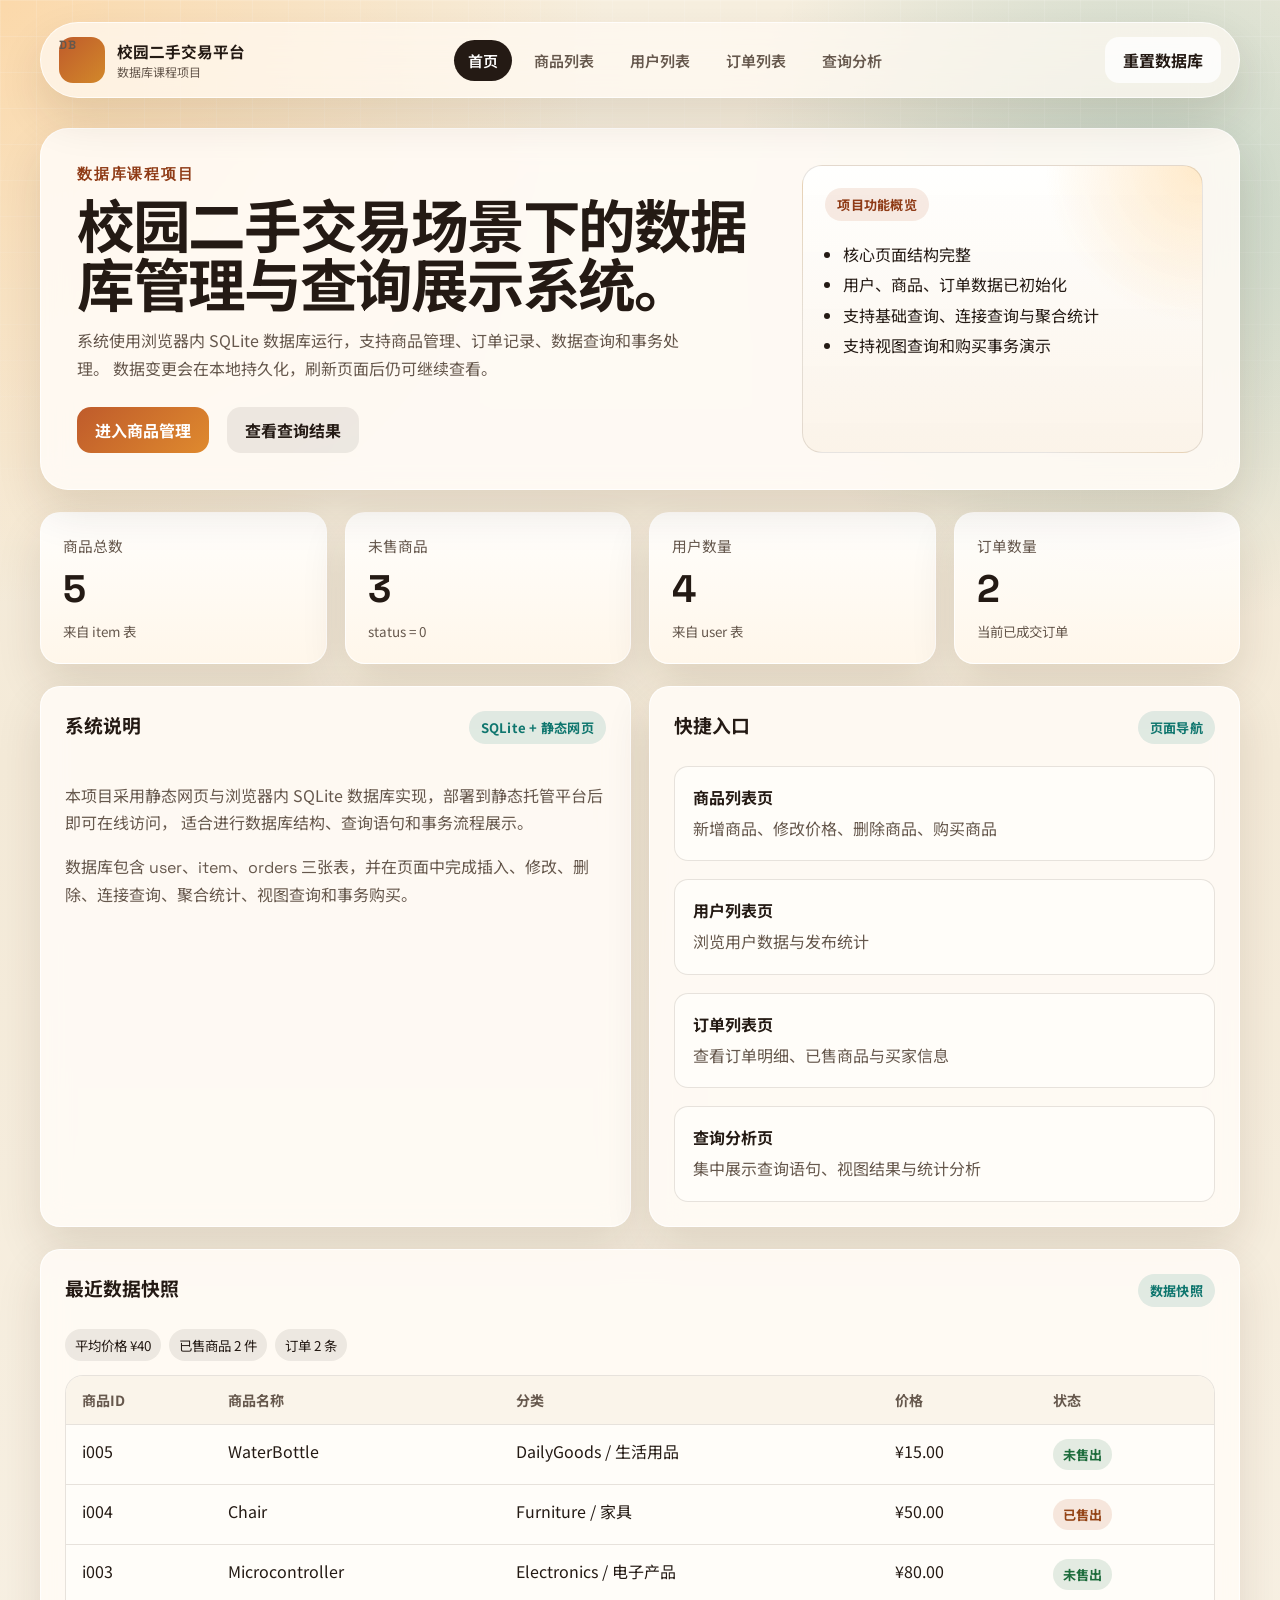
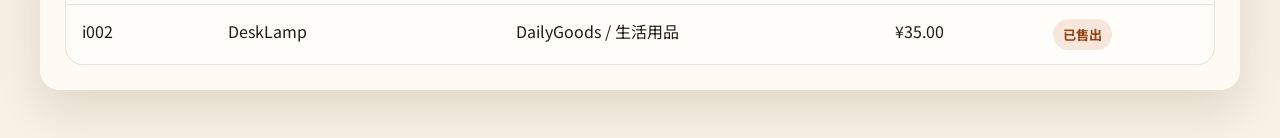
<file: index.html>
<!DOCTYPE html>
<html lang="zh-CN">

<head>
  <meta charset="UTF-8" />
  <meta name="viewport" content="width=device-width, initial-scale=1.0" />
  <title>校园二手交易平台数据库系统</title>
  <link rel="preconnect" href="https://fonts.googleapis.com" />
  <link rel="preconnect" href="https://fonts.gstatic.com" crossorigin />
  <link
    href="https://fonts.googleapis.com/css2?family=Noto+Sans+SC:wght@400;500;700;800&family=Space+Grotesk:wght@500;700&display=swap"
    rel="stylesheet" />
  <link rel="stylesheet" href="assets/css/styles.css" />
</head>

<body data-page="home">
  <div class="page-shell">
    <header class="site-header">
      <a class="brand" href="index.html">
        <span class="brand-mark">DB</span>
        <div>
          <strong>校园二手交易平台</strong>
          <span>数据库课程项目</span>
        </div>
      </a>
      <nav class="main-nav">
        <a class="is-active" href="index.html">首页</a>
        <a href="items.html">商品列表</a>
        <a href="users.html">用户列表</a>
        <a href="orders.html">订单列表</a>
        <a href="analysis.html">查询分析</a>
      </nav>
      <button class="ghost-button reset-db-button" type="button">重置数据库</button>
    </header>

    <main class="page-main">
      <section class="hero">
        <div class="hero-copy">
          <p class="eyebrow">数据库课程项目</p>
          <h1>校园二手交易场景下的数据库管理与查询展示系统。</h1>
          <p class="hero-text">
            系统使用浏览器内 SQLite 数据库运行，支持商品管理、订单记录、数据查询和事务处理。
            数据变更会在本地持久化，刷新页面后仍可继续查看。
          </p>
          <div class="hero-actions">
            <a class="primary-button" href="items.html">进入商品管理</a>
            <a class="secondary-button" href="analysis.html">查看查询结果</a>
          </div>
        </div>
        <div class="hero-panel">
          <div class="panel-badge">项目功能概览</div>
          <ul class="check-list">
            <li>核心页面结构完整</li>
            <li>用户、商品、订单数据已初始化</li>
            <li>支持基础查询、连接查询与聚合统计</li>
            <li>支持视图查询和购买事务演示</li>
          </ul>
        </div>
      </section>

      <section class="stats-grid" id="home-stats"></section>

      <section class="content-grid two-column">
        <article class="card">
          <div class="card-header">
            <h2>系统说明</h2>
            <span class="pill">SQLite + 静态网页</span>
          </div>
          <div class="card-body prose">
            <p>
              本项目采用静态网页与浏览器内 SQLite 数据库实现，部署到静态托管平台后即可在线访问，
              适合进行数据库结构、查询语句和事务流程展示。
            </p>
            <p>
              数据库包含 <code>user</code>、<code>item</code>、<code>orders</code>
              三张表，并在页面中完成插入、修改、删除、连接查询、聚合统计、视图查询和事务购买。
            </p>
          </div>
        </article>

        <article class="card">
          <div class="card-header">
            <h2>快捷入口</h2>
            <span class="pill">页面导航</span>
          </div>
          <div class="card-body quick-links">
            <a class="quick-link" href="items.html">
              <strong>商品列表页</strong>
              <span>新增商品、修改价格、删除商品、购买商品</span>
            </a>
            <a class="quick-link" href="users.html">
              <strong>用户列表页</strong>
              <span>浏览用户数据与发布统计</span>
            </a>
            <a class="quick-link" href="orders.html">
              <strong>订单列表页</strong>
              <span>查看订单明细、已售商品与买家信息</span>
            </a>
            <a class="quick-link" href="analysis.html">
              <strong>查询分析页</strong>
              <span>集中展示查询语句、视图结果与统计分析</span>
            </a>
          </div>
        </article>
      </section>

      <section class="content-grid">
        <article class="card">
          <div class="card-header">
            <h2>最近数据快照</h2>
            <span class="pill">数据快照</span>
          </div>
          <div class="card-body">
            <div id="home-preview"></div>
          </div>
        </article>
      </section>
    </main>
  </div>

  <div class="toast" id="toast"></div>
  <script src="assets/vendor/sql-wasm.js"></script>
  <script type="module" src="assets/js/main.js"></script>
</body>

</html>
</file>
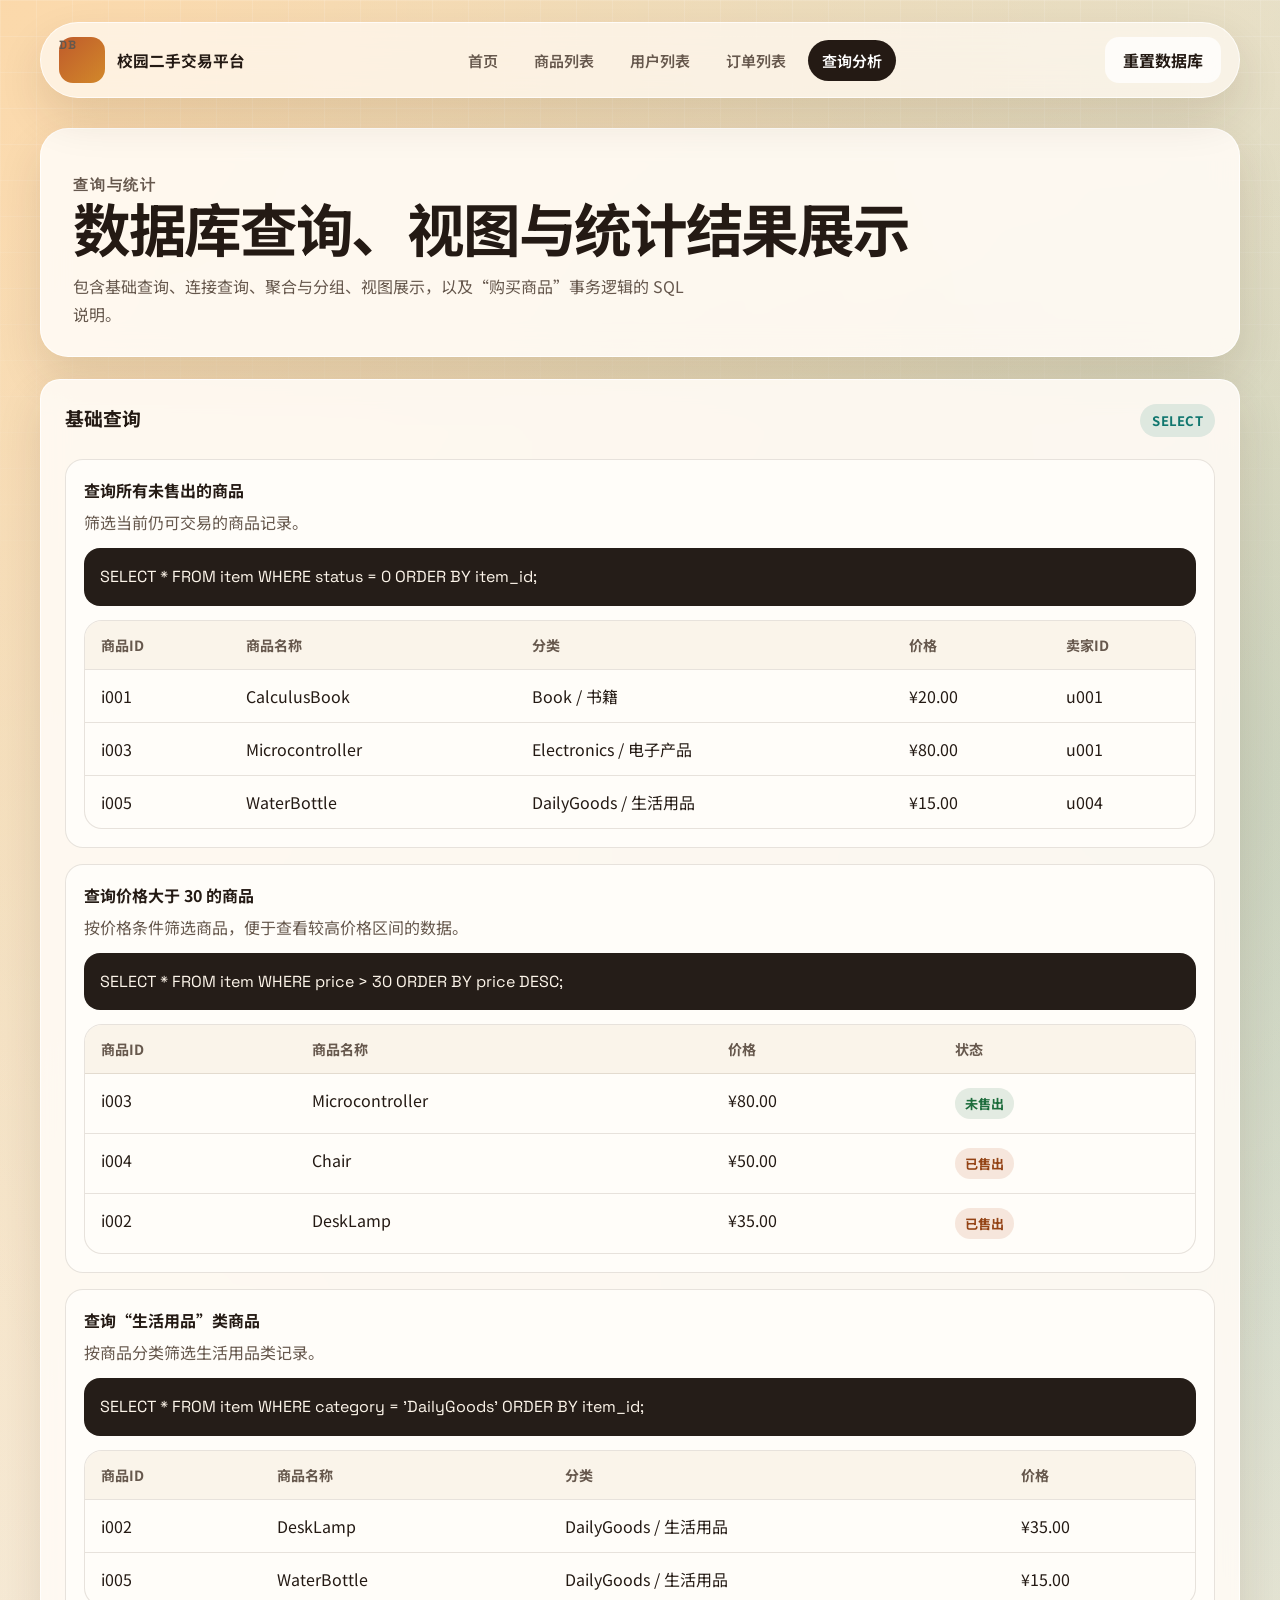
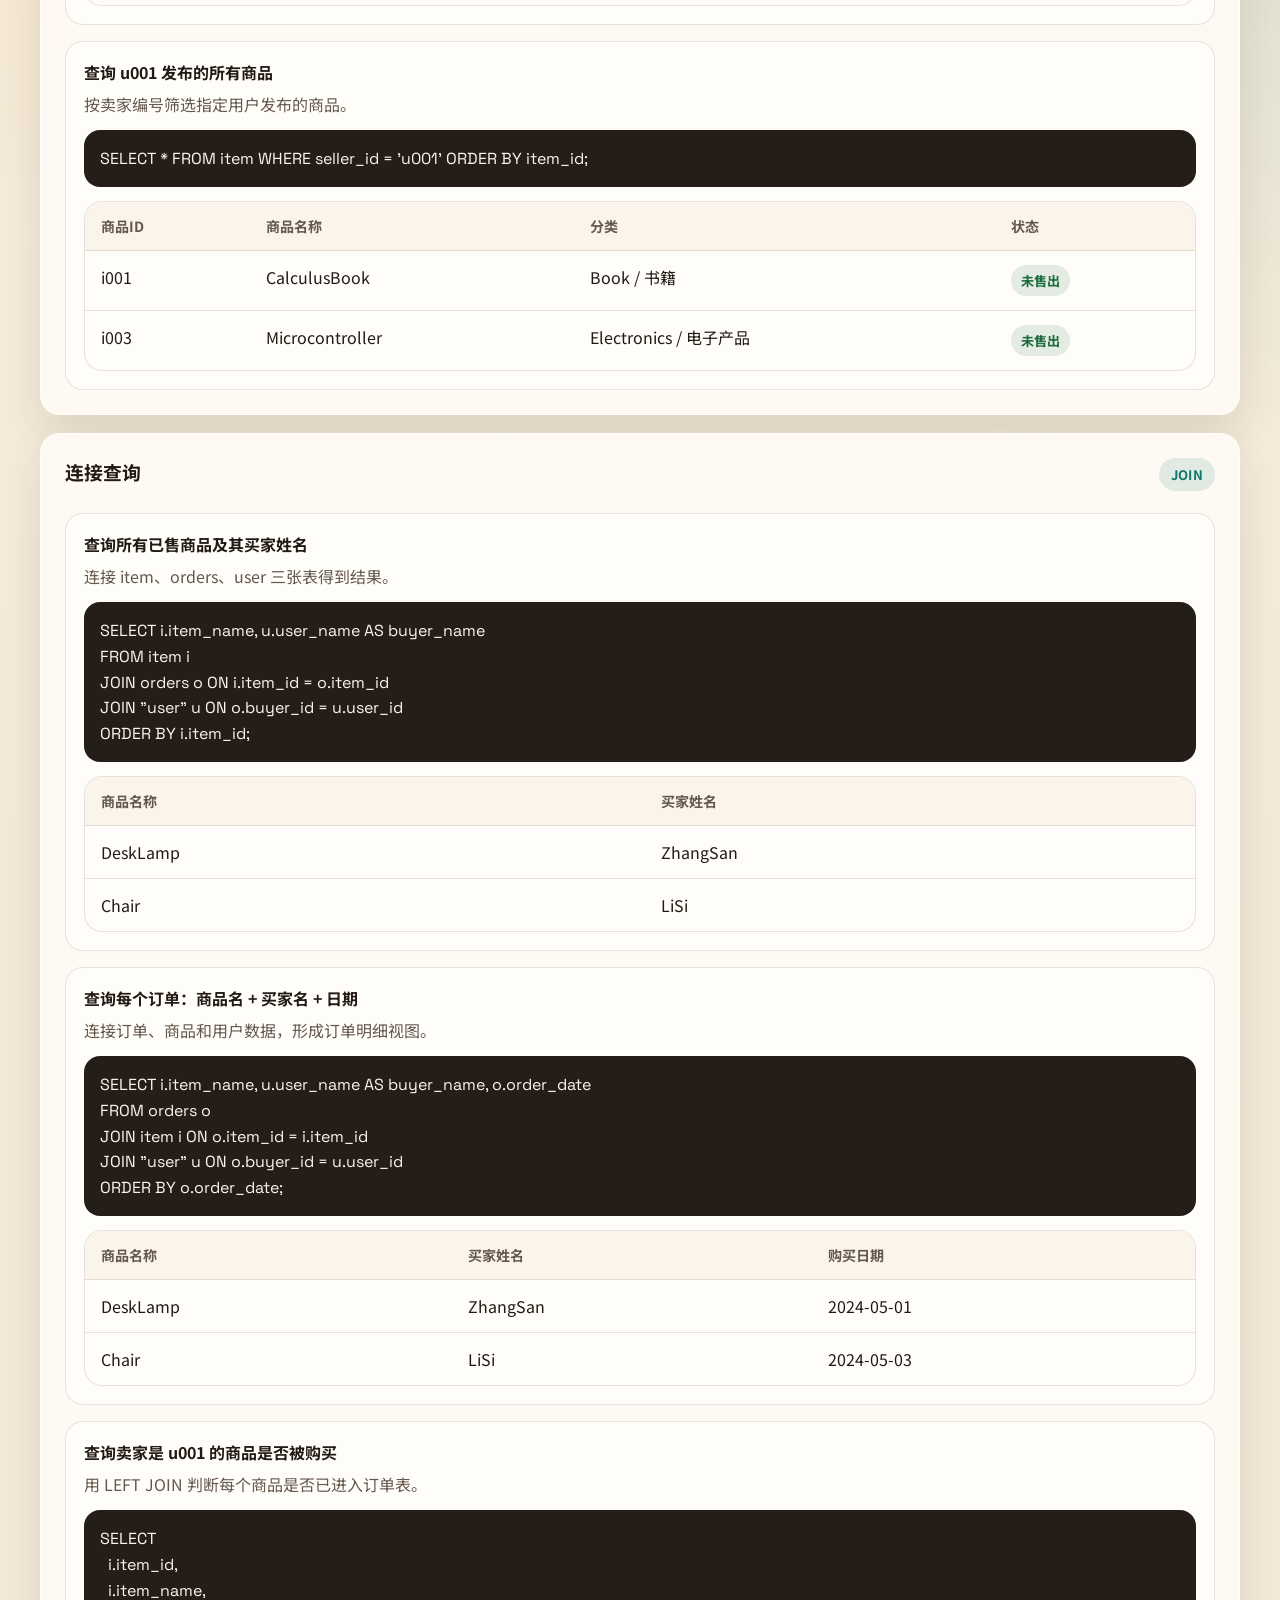
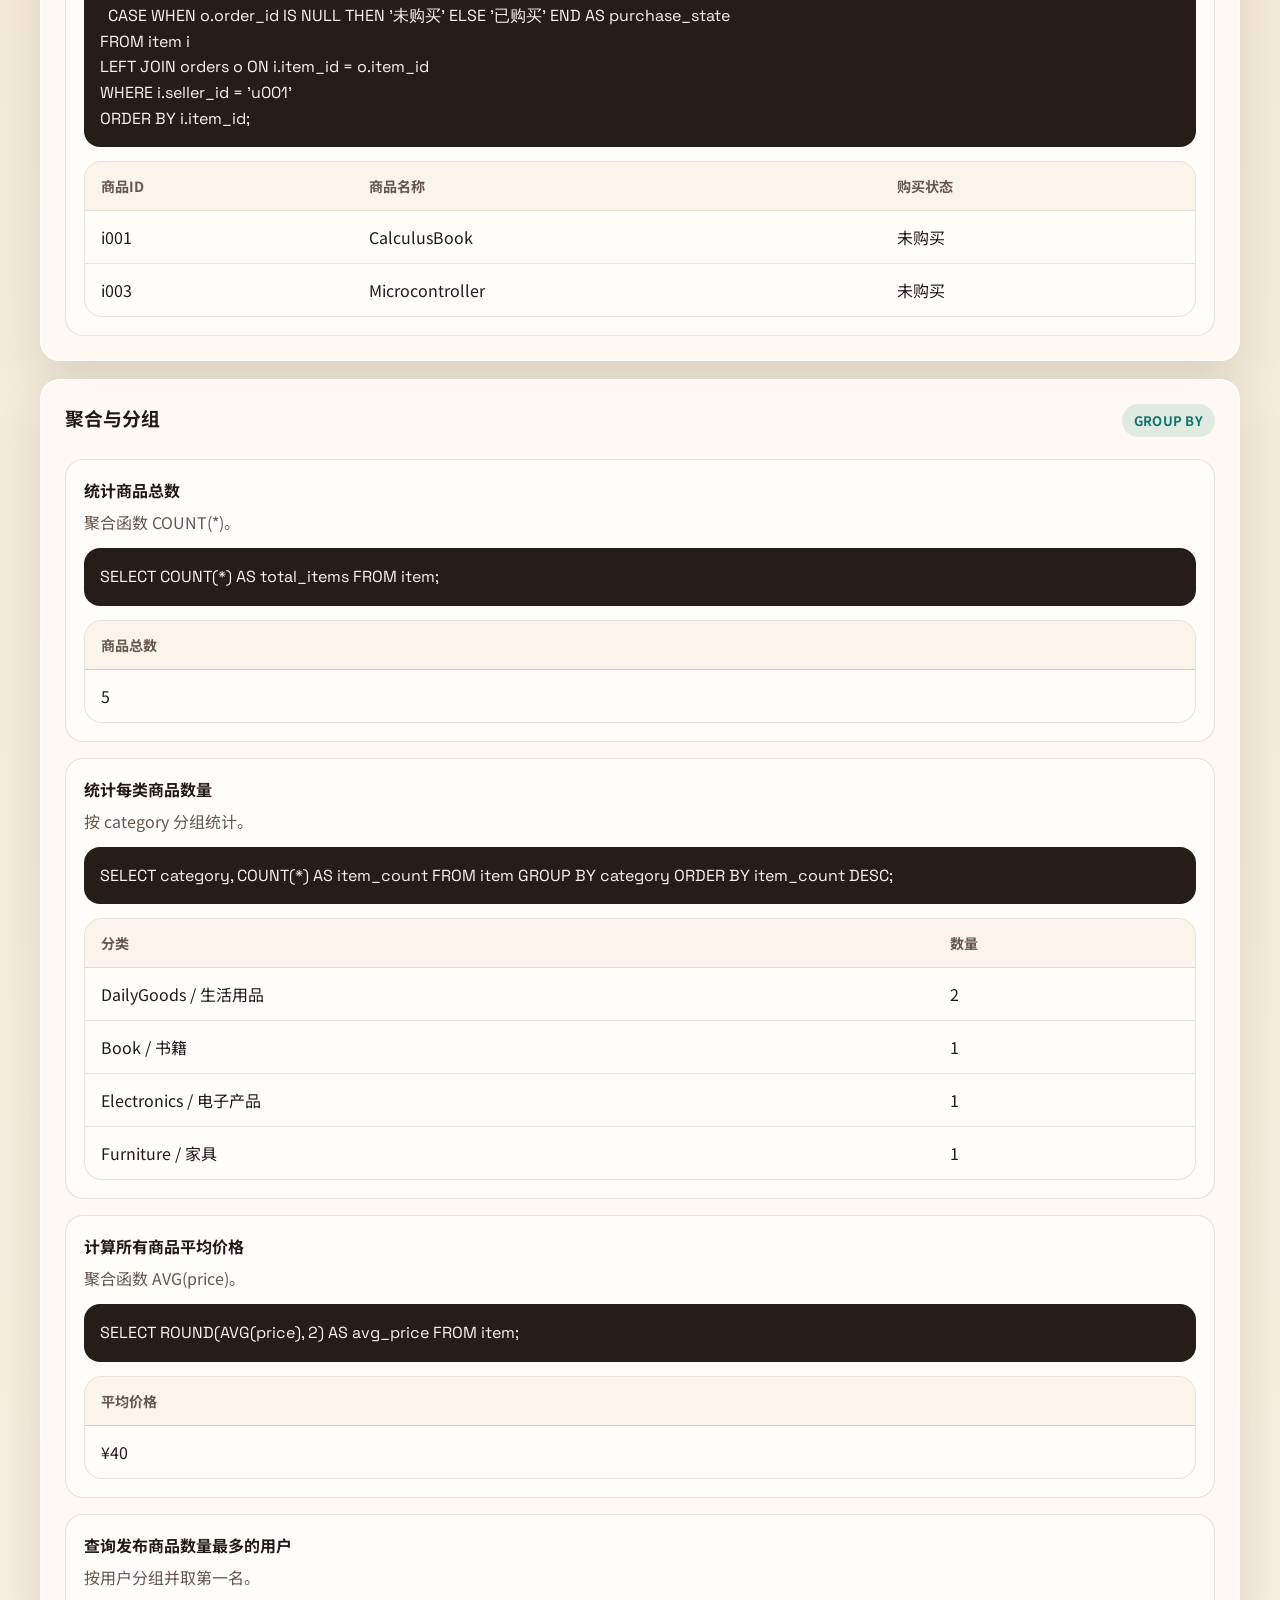
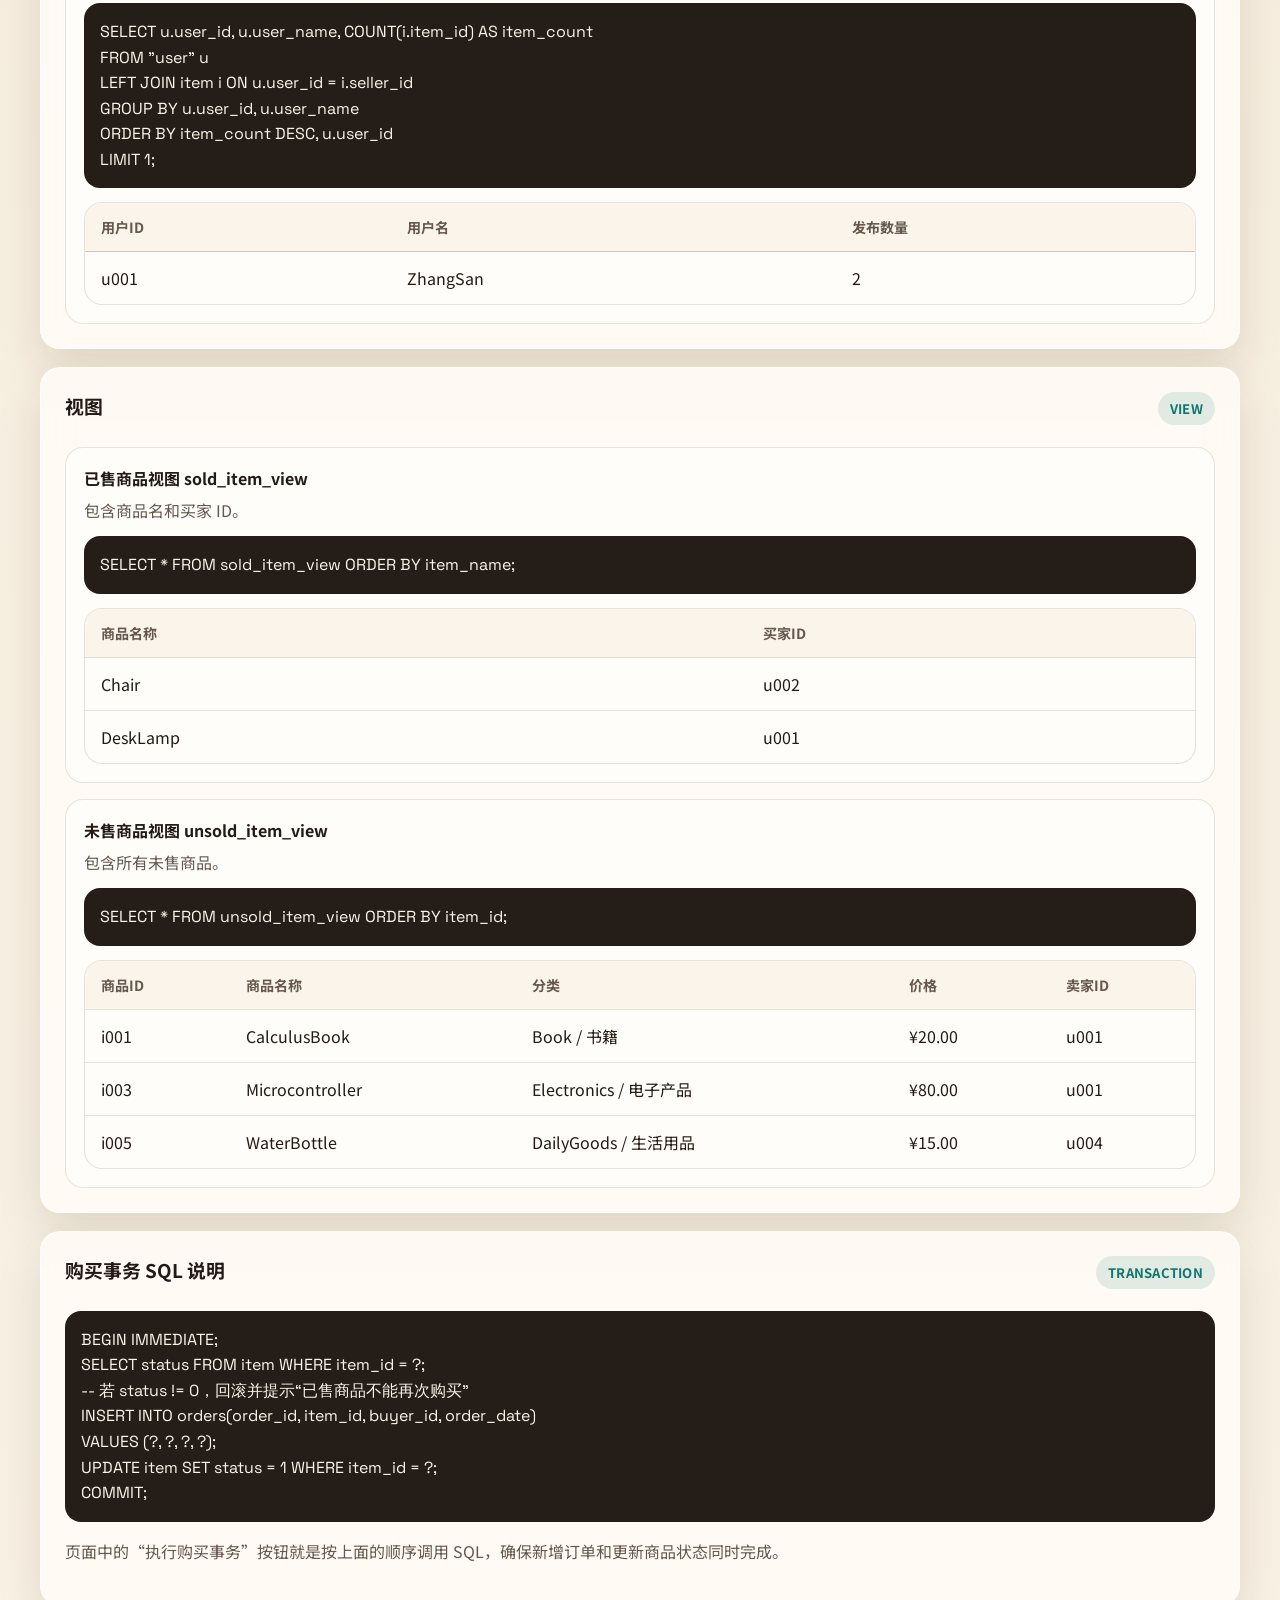
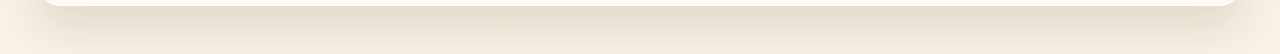
<file: analysis.html>
<!DOCTYPE html>
<html lang="zh-CN">

<head>
  <meta charset="UTF-8" />
  <meta name="viewport" content="width=device-width, initial-scale=1.0" />
  <title>查询分析 | 校园二手交易平台数据库系统</title>
  <link rel="preconnect" href="https://fonts.googleapis.com" />
  <link rel="preconnect" href="https://fonts.gstatic.com" crossorigin />
  <link
    href="https://fonts.googleapis.com/css2?family=Noto+Sans+SC:wght@400;500;700;800&family=Space+Grotesk:wght@500;700&display=swap"
    rel="stylesheet" />
  <link rel="stylesheet" href="assets/css/styles.css" />
</head>

<body data-page="analysis">
  <div class="page-shell">
    <header class="site-header">
      <a class="brand" href="index.html">
        <span class="brand-mark">DB</span>
        <div>
          <strong>校园二手交易平台</strong>

        </div>
      </a>
      <nav class="main-nav">
        <a href="index.html">首页</a>
        <a href="items.html">商品列表</a>
        <a href="users.html">用户列表</a>
        <a href="orders.html">订单列表</a>
        <a class="is-active" href="analysis.html">查询分析</a>
      </nav>
      <button class="ghost-button reset-db-button" type="button">重置数据库</button>
    </header>

    <main class="page-main">
      <section class="page-intro">
        <p class="eyebrow">查询与统计</p>
        <h1>数据库查询、视图与统计结果展示</h1>
        <p>
          包含基础查询、连接查询、聚合与分组、视图展示，以及“购买商品”事务逻辑的 SQL 说明。
        </p>
      </section>

      <section class="content-grid">
        <article class="card">
          <div class="card-header">
            <h2>基础查询</h2>
            <span class="pill">SELECT</span>
          </div>
          <div class="card-body" id="basic-queries"></div>
        </article>

        <article class="card">
          <div class="card-header">
            <h2>连接查询</h2>
            <span class="pill">JOIN</span>
          </div>
          <div class="card-body" id="join-queries"></div>
        </article>

        <article class="card">
          <div class="card-header">
            <h2>聚合与分组</h2>
            <span class="pill">GROUP BY</span>
          </div>
          <div class="card-body" id="aggregate-queries"></div>
        </article>

        <article class="card">
          <div class="card-header">
            <h2>视图</h2>
            <span class="pill">VIEW</span>
          </div>
          <div class="card-body" id="views-section"></div>
        </article>

        <article class="card">
          <div class="card-header">
            <h2>购买事务 SQL 说明</h2>
            <span class="pill">TRANSACTION</span>
          </div>
          <div class="card-body">
            <pre class="sql-block"><code>BEGIN IMMEDIATE;
SELECT status FROM item WHERE item_id = ?;
-- 若 status != 0，回滚并提示“已售商品不能再次购买”
INSERT INTO orders(order_id, item_id, buyer_id, order_date)
VALUES (?, ?, ?, ?);
UPDATE item SET status = 1 WHERE item_id = ?;
COMMIT;</code></pre>
            <p class="muted-text">
              页面中的“执行购买事务”按钮就是按上面的顺序调用 SQL，确保新增订单和更新商品状态同时完成。
            </p>
          </div>
        </article>
      </section>
    </main>
  </div>

  <div class="toast" id="toast"></div>
  <script src="assets/vendor/sql-wasm.js"></script>
  <script type="module" src="assets/js/main.js"></script>
</body>

</html>
</file>
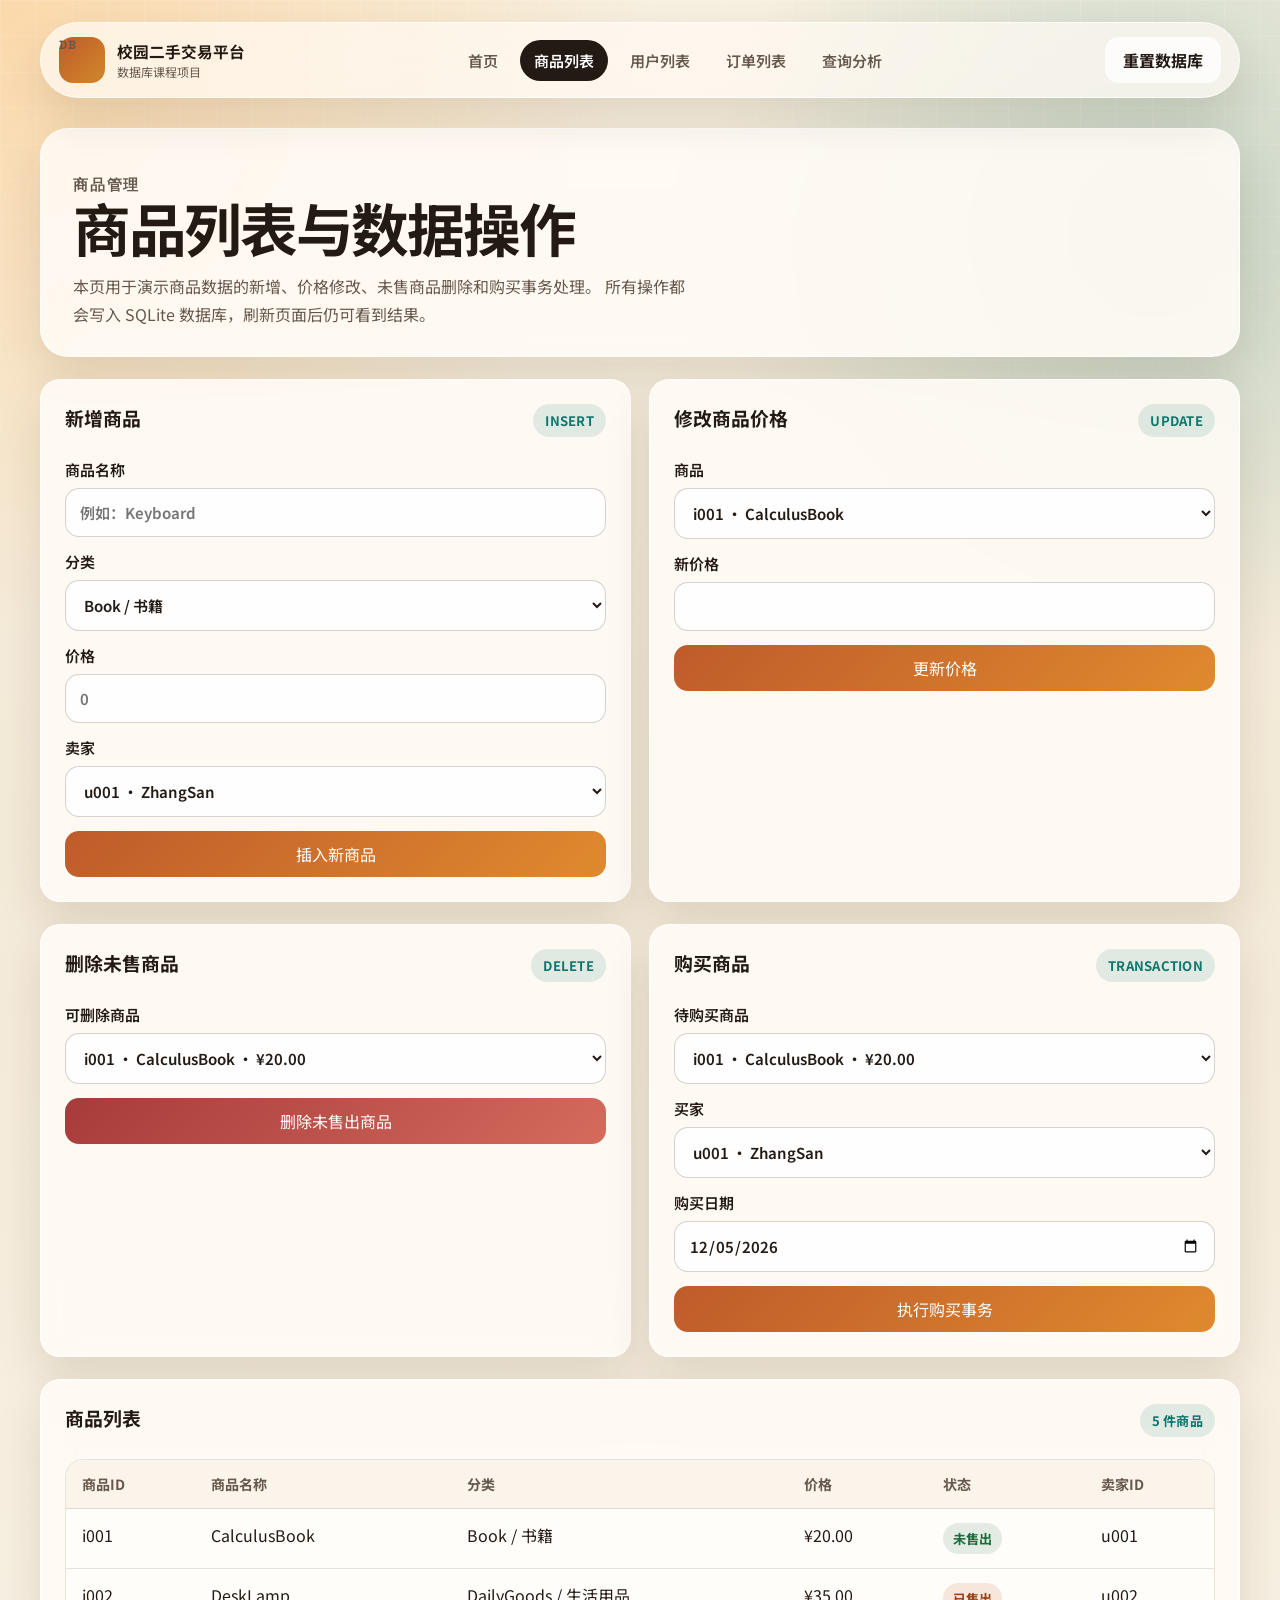
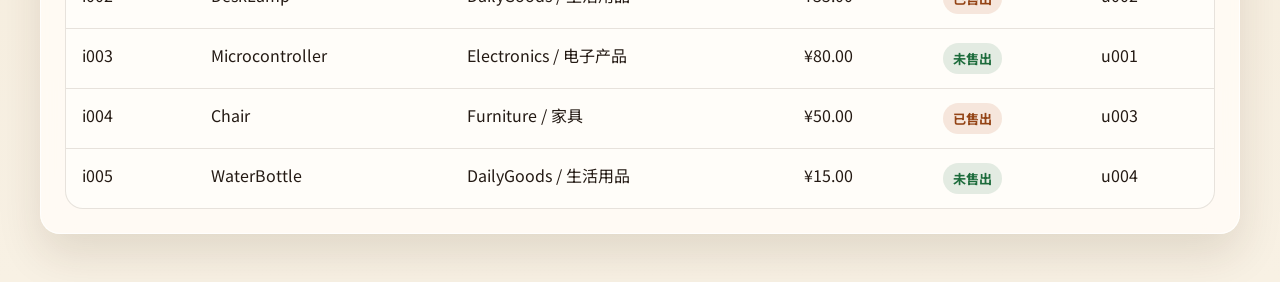
<file: items.html>
<!DOCTYPE html>
<html lang="zh-CN">
  <head>
    <meta charset="UTF-8" />
    <meta name="viewport" content="width=device-width, initial-scale=1.0" />
    <title>商品列表 | 校园二手交易平台数据库系统</title>
    <link rel="preconnect" href="https://fonts.googleapis.com" />
    <link rel="preconnect" href="https://fonts.gstatic.com" crossorigin />
    <link
      href="https://fonts.googleapis.com/css2?family=Noto+Sans+SC:wght@400;500;700;800&family=Space+Grotesk:wght@500;700&display=swap"
      rel="stylesheet"
    />
    <link rel="stylesheet" href="assets/css/styles.css" />
  </head>
  <body data-page="items">
    <div class="page-shell">
      <header class="site-header">
        <a class="brand" href="index.html">
          <span class="brand-mark">DB</span>
          <div>
            <strong>校园二手交易平台</strong>
            <span>数据库课程项目</span>
          </div>
        </a>
        <nav class="main-nav">
          <a href="index.html">首页</a>
          <a class="is-active" href="items.html">商品列表</a>
          <a href="users.html">用户列表</a>
          <a href="orders.html">订单列表</a>
          <a href="analysis.html">查询分析</a>
        </nav>
        <button class="ghost-button reset-db-button" type="button">重置数据库</button>
      </header>

      <main class="page-main">
        <section class="page-intro">
          <p class="eyebrow">商品管理</p>
          <h1>商品列表与数据操作</h1>
          <p>
            本页用于演示商品数据的新增、价格修改、未售商品删除和购买事务处理。
            所有操作都会写入 SQLite 数据库，刷新页面后仍可看到结果。
          </p>
        </section>

        <section class="content-grid two-column">
          <article class="card">
            <div class="card-header">
              <h2>新增商品</h2>
              <span class="pill">INSERT</span>
            </div>
            <div class="card-body">
              <form class="data-form" id="create-item-form">
                <label>
                  商品名称
                  <input name="item_name" placeholder="例如：Keyboard" required />
                </label>
                <label>
                  分类
                  <select name="category" required>
                    <option value="Book">Book / 书籍</option>
                    <option value="DailyGoods">DailyGoods / 生活用品</option>
                    <option value="Electronics">Electronics / 电子产品</option>
                    <option value="Furniture">Furniture / 家具</option>
                    <option value="Sports">Sports / 运动</option>
                  </select>
                </label>
                <label>
                  价格
                  <input name="price" type="number" min="0" step="0.01" placeholder="0" required />
                </label>
                <label>
                  卖家
                  <select name="seller_id" id="create-item-seller" required></select>
                </label>
                <button class="primary-button" type="submit">插入新商品</button>
              </form>
            </div>
          </article>

          <article class="card">
            <div class="card-header">
              <h2>修改商品价格</h2>
              <span class="pill">UPDATE</span>
            </div>
            <div class="card-body">
              <form class="data-form" id="update-price-form">
                <label>
                  商品
                  <select name="item_id" id="update-item-select" required></select>
                </label>
                <label>
                  新价格
                  <input name="price" type="number" min="0" step="0.01" required />
                </label>
                <button class="primary-button" type="submit">更新价格</button>
              </form>
            </div>
          </article>
        </section>

        <section class="content-grid two-column">
          <article class="card">
            <div class="card-header">
              <h2>删除未售商品</h2>
              <span class="pill">DELETE</span>
            </div>
            <div class="card-body">
              <form class="data-form" id="delete-item-form">
                <label>
                  可删除商品
                  <select name="item_id" id="delete-item-select" required></select>
                </label>
                <button class="danger-button" type="submit">删除未售出商品</button>
              </form>
            </div>
          </article>

          <article class="card">
            <div class="card-header">
              <h2>购买商品</h2>
              <span class="pill">TRANSACTION</span>
            </div>
            <div class="card-body">
              <form class="data-form" id="purchase-item-form">
                <label>
                  待购买商品
                  <select name="item_id" id="purchase-item-select" required></select>
                </label>
                <label>
                  买家
                  <select name="buyer_id" id="purchase-buyer-select" required></select>
                </label>
                <label>
                  购买日期
                  <input name="order_date" id="purchase-date" type="date" required />
                </label>
                <button class="primary-button" type="submit">执行购买事务</button>
              </form>
            </div>
          </article>
        </section>

        <section class="content-grid">
          <article class="card">
            <div class="card-header">
              <h2>商品列表</h2>
              <span class="pill" id="items-count-pill">0 件商品</span>
            </div>
            <div class="card-body">
              <div id="items-table"></div>
            </div>
          </article>
        </section>
      </main>
    </div>

    <div class="toast" id="toast"></div>
    <script src="assets/vendor/sql-wasm.js"></script>
    <script type="module" src="assets/js/main.js"></script>
  </body>
</html>
</file>
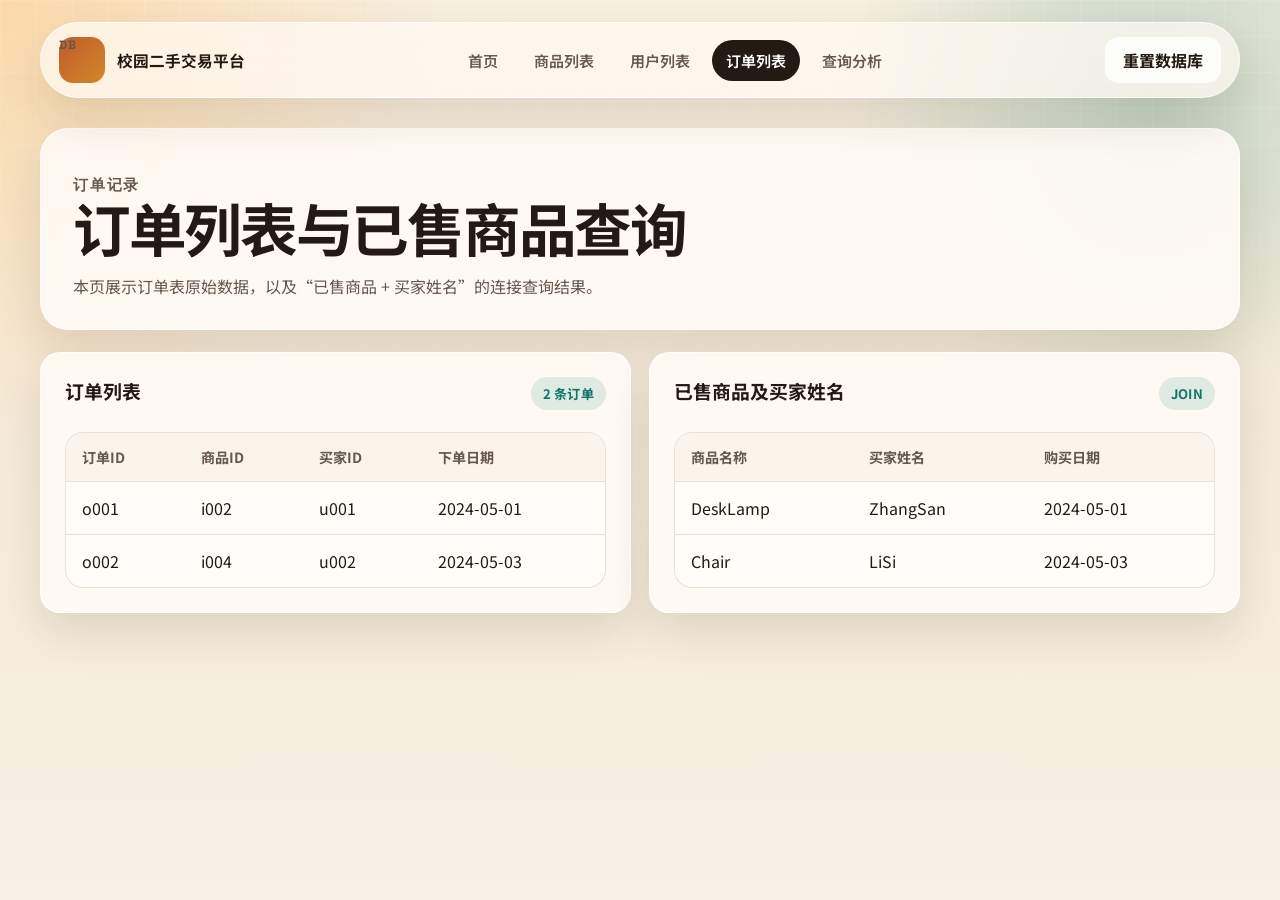
<file: orders.html>
<!DOCTYPE html>
<html lang="zh-CN">

<head>
  <meta charset="UTF-8" />
  <meta name="viewport" content="width=device-width, initial-scale=1.0" />
  <title>订单列表 | 校园二手交易平台数据库系统</title>
  <link rel="preconnect" href="https://fonts.googleapis.com" />
  <link rel="preconnect" href="https://fonts.gstatic.com" crossorigin />
  <link
    href="https://fonts.googleapis.com/css2?family=Noto+Sans+SC:wght@400;500;700;800&family=Space+Grotesk:wght@500;700&display=swap"
    rel="stylesheet" />
  <link rel="stylesheet" href="assets/css/styles.css" />
</head>

<body data-page="orders">
  <div class="page-shell">
    <header class="site-header">
      <a class="brand" href="index.html">
        <span class="brand-mark">DB</span>
        <div>
          <strong>校园二手交易平台</strong>
        </div>
      </a>
      <nav class="main-nav">
        <a href="index.html">首页</a>
        <a href="items.html">商品列表</a>
        <a href="users.html">用户列表</a>
        <a class="is-active" href="orders.html">订单列表</a>
        <a href="analysis.html">查询分析</a>
      </nav>
      <button class="ghost-button reset-db-button" type="button">重置数据库</button>
    </header>

    <main class="page-main">
      <section class="page-intro">
        <p class="eyebrow">订单记录</p>
        <h1>订单列表与已售商品查询</h1>
        <p>本页展示订单表原始数据，以及“已售商品 + 买家姓名”的连接查询结果。</p>
      </section>

      <section class="content-grid two-column">
        <article class="card">
          <div class="card-header">
            <h2>订单列表</h2>
            <span class="pill" id="orders-count-pill">0 条订单</span>
          </div>
          <div class="card-body">
            <div id="orders-table"></div>
          </div>
        </article>

        <article class="card">
          <div class="card-header">
            <h2>已售商品及买家姓名</h2>
            <span class="pill">JOIN</span>
          </div>
          <div class="card-body">
            <div id="sold-items-table"></div>
          </div>
        </article>
      </section>
    </main>
  </div>

  <div class="toast" id="toast"></div>
  <script src="assets/vendor/sql-wasm.js"></script>
  <script type="module" src="assets/js/main.js"></script>
</body>

</html>
</file>
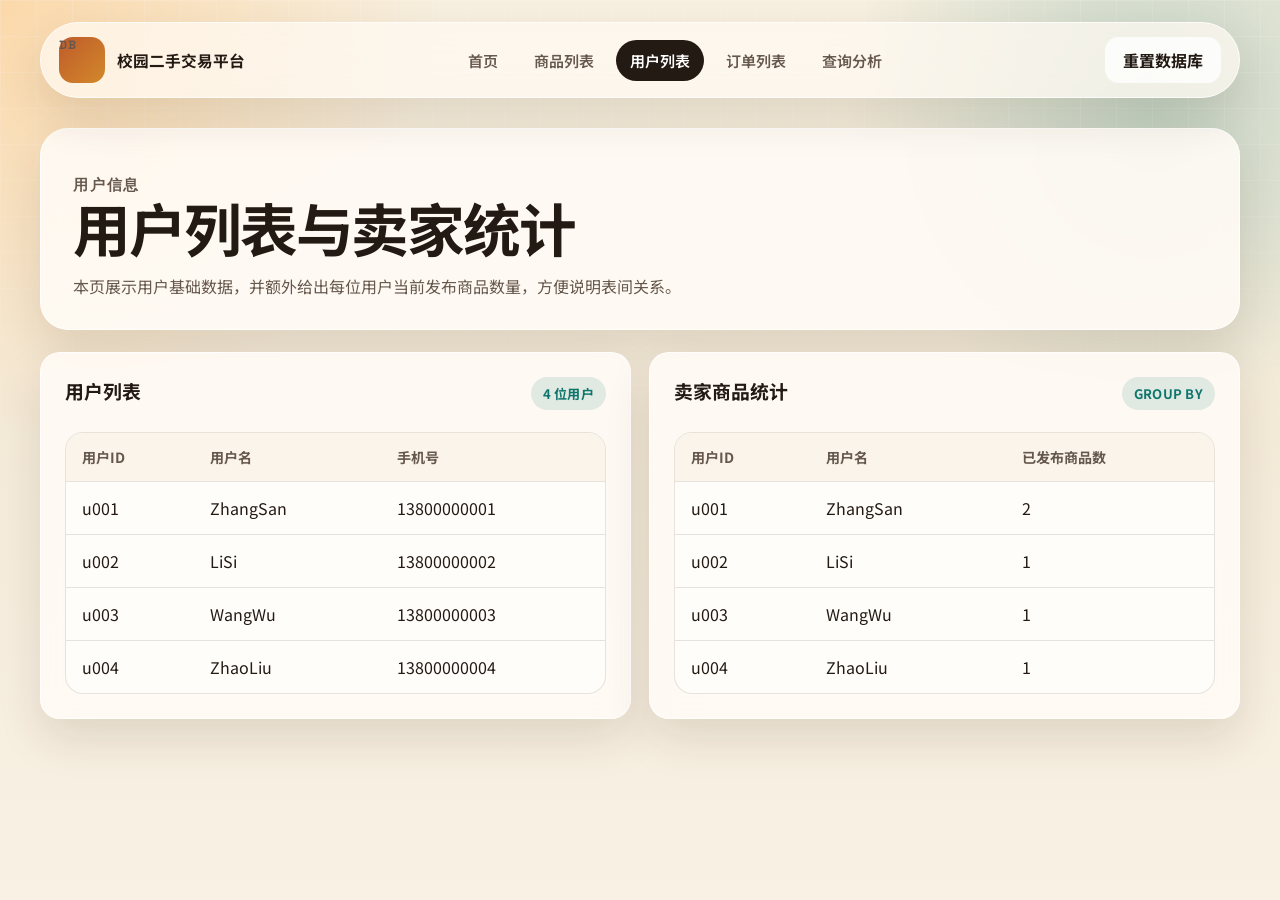
<file: users.html>
<!DOCTYPE html>
<html lang="zh-CN">

<head>
  <meta charset="UTF-8" />
  <meta name="viewport" content="width=device-width, initial-scale=1.0" />
  <title>用户列表 | 校园二手交易平台数据库系统</title>
  <link rel="preconnect" href="https://fonts.googleapis.com" />
  <link rel="preconnect" href="https://fonts.gstatic.com" crossorigin />
  <link
    href="https://fonts.googleapis.com/css2?family=Noto+Sans+SC:wght@400;500;700;800&family=Space+Grotesk:wght@500;700&display=swap"
    rel="stylesheet" />
  <link rel="stylesheet" href="assets/css/styles.css" />
</head>

<body data-page="users">
  <div class="page-shell">
    <header class="site-header">
      <a class="brand" href="index.html">
        <span class="brand-mark">DB</span>
        <div>
          <strong>校园二手交易平台</strong>
        </div>
      </a>
      <nav class="main-nav">
        <a href="index.html">首页</a>
        <a href="items.html">商品列表</a>
        <a class="is-active" href="users.html">用户列表</a>
        <a href="orders.html">订单列表</a>
        <a href="analysis.html">查询分析</a>
      </nav>
      <button class="ghost-button reset-db-button" type="button">重置数据库</button>
    </header>

    <main class="page-main">
      <section class="page-intro">
        <p class="eyebrow">用户信息</p>
        <h1>用户列表与卖家统计</h1>
        <p>本页展示用户基础数据，并额外给出每位用户当前发布商品数量，方便说明表间关系。</p>
      </section>

      <section class="content-grid two-column">
        <article class="card">
          <div class="card-header">
            <h2>用户列表</h2>
            <span class="pill" id="users-count-pill">0 位用户</span>
          </div>
          <div class="card-body">
            <div id="users-table"></div>
          </div>
        </article>

        <article class="card">
          <div class="card-header">
            <h2>卖家商品统计</h2>
            <span class="pill">GROUP BY</span>
          </div>
          <div class="card-body">
            <div id="seller-summary"></div>
          </div>
        </article>
      </section>
    </main>
  </div>

  <div class="toast" id="toast"></div>
  <script src="assets/vendor/sql-wasm.js"></script>
  <script type="module" src="assets/js/main.js"></script>
</body>

</html>
</file>
<file: assets/css/styles.css>
:root {
  --bg: #f4ead8;
  --bg-soft: #fff8ee;
  --paper: rgba(255, 251, 245, 0.9);
  --paper-strong: #fffdf9;
  --line: rgba(86, 64, 46, 0.14);
  --line-strong: rgba(86, 64, 46, 0.24);
  --text: #241a14;
  --muted: #66584d;
  --primary: #bf5b2b;
  --primary-deep: #8f3b16;
  --accent: #0f766e;
  --danger: #a63b3b;
  --shadow: 0 20px 45px rgba(60, 31, 9, 0.12);
  --radius-xl: 28px;
  --radius-lg: 20px;
  --radius-md: 14px;
  --radius-sm: 10px;
}

* {
  box-sizing: border-box;
}

html {
  scroll-behavior: smooth;
}

body {
  margin: 0;
  min-height: 100vh;
  color: var(--text);
  font-family: "Noto Sans SC", sans-serif;
  background:
    radial-gradient(circle at top left, rgba(255, 196, 122, 0.52), transparent 28%),
    radial-gradient(circle at right 10% top 12%, rgba(15, 118, 110, 0.22), transparent 22%),
    linear-gradient(180deg, #f7efdf 0%, #f4ead8 44%, #f8f1e4 100%);
}

body::before {
  position: fixed;
  inset: 0;
  z-index: -1;
  content: "";
  background-image:
    linear-gradient(rgba(255, 255, 255, 0.35) 1px, transparent 1px),
    linear-gradient(90deg, rgba(255, 255, 255, 0.35) 1px, transparent 1px);
  background-size: 36px 36px;
  mask-image: linear-gradient(180deg, rgba(0, 0, 0, 0.38), transparent 78%);
}

a {
  color: inherit;
  text-decoration: none;
}

code,
pre {
  font-family: "Space Grotesk", monospace;
}

.page-shell {
  width: min(1200px, calc(100% - 32px));
  margin: 0 auto;
  padding: 22px 0 48px;
}

.site-header {
  position: sticky;
  top: 12px;
  z-index: 10;
  display: grid;
  grid-template-columns: auto 1fr auto;
  gap: 18px;
  align-items: center;
  padding: 14px 18px;
  border: 1px solid rgba(255, 255, 255, 0.72);
  border-radius: 999px;
  background: rgba(255, 250, 243, 0.72);
  backdrop-filter: blur(20px);
  box-shadow: var(--shadow);
}

.brand {
  display: inline-flex;
  align-items: center;
  gap: 12px;
}

.brand-mark {
  display: grid;
  place-items: center;
  width: 46px;
  height: 46px;
  border-radius: 14px;
  color: #fff;
  font-family: "Space Grotesk", sans-serif;
  font-size: 1rem;
  font-weight: 700;
  letter-spacing: 0.08em;
  background: linear-gradient(135deg, var(--primary) 0%, #d2882a 100%);
}

.brand strong,
.brand span,
.main-nav a,
.pill,
.muted-text {
  display: block;
}

.brand strong {
  font-size: 0.98rem;
}

.brand span {
  color: var(--muted);
  font-size: 0.75rem;
}

.main-nav {
  display: flex;
  flex-wrap: wrap;
  justify-content: center;
  gap: 8px;
}

.main-nav a {
  padding: 10px 14px;
  border-radius: 999px;
  color: var(--muted);
  font-size: 0.94rem;
  font-weight: 600;
  transition: 0.2s ease;
}

.main-nav a:hover,
.main-nav a.is-active {
  color: #fff;
  background: #241a14;
}

.page-main {
  display: grid;
  gap: 22px;
  margin-top: 30px;
}

.hero,
.page-intro,
.card {
  border: 1px solid rgba(255, 255, 255, 0.8);
  background: var(--paper);
  backdrop-filter: blur(14px);
  box-shadow: var(--shadow);
}

.hero {
  display: grid;
  grid-template-columns: minmax(0, 1.4fr) minmax(280px, 0.8fr);
  gap: 24px;
  padding: 36px;
  border-radius: var(--radius-xl);
}

.page-intro {
  padding: 28px 32px;
  border-radius: var(--radius-xl);
}

.page-intro h1,
.hero h1 {
  margin: 0;
  font-family: "Noto Sans SC", "Space Grotesk", sans-serif;
  font-size: clamp(2rem, 5vw, 3.6rem);
  line-height: 1.02;
  letter-spacing: -0.04em;
}

.hero-text,
.page-intro p {
  max-width: 68ch;
  margin: 16px 0 0;
  color: var(--muted);
  line-height: 1.72;
}

.eyebrow {
  margin: 0 0 10px;
  color: var(--primary-deep);
  font-family: "Space Grotesk", sans-serif;
  font-size: 0.92rem;
  font-weight: 700;
  letter-spacing: 0.12em;
  text-transform: uppercase;
}

.hero-panel {
  position: relative;
  overflow: hidden;
  padding: 22px;
  border: 1px solid var(--line);
  border-radius: var(--radius-lg);
  background:
    radial-gradient(circle at top right, rgba(255, 204, 128, 0.42), transparent 32%),
    linear-gradient(180deg, rgba(255, 255, 255, 0.94), rgba(251, 243, 232, 0.96));
}

.panel-badge,
.pill {
  display: inline-flex;
  align-items: center;
  gap: 8px;
  width: fit-content;
  padding: 7px 12px;
  border-radius: 999px;
  font-size: 0.82rem;
  font-weight: 700;
  letter-spacing: 0.02em;
}

.panel-badge {
  color: var(--primary-deep);
  background: rgba(191, 91, 43, 0.12);
}

.check-list {
  margin: 18px 0 0;
  padding-left: 18px;
  line-height: 1.9;
}

.hero-actions,
.content-grid,
.stats-grid,
.quick-links {
  display: grid;
  gap: 18px;
}

.hero-actions {
  grid-template-columns: repeat(2, max-content);
  margin-top: 24px;
}

.content-grid.two-column {
  grid-template-columns: repeat(2, minmax(0, 1fr));
}

.stats-grid {
  grid-template-columns: repeat(4, minmax(0, 1fr));
}

.card {
  border-radius: var(--radius-lg);
}

.card-header {
  display: flex;
  justify-content: space-between;
  align-items: flex-start;
  gap: 12px;
  padding: 24px 24px 0;
}

.card-header h2 {
  margin: 0;
  font-size: 1.18rem;
}

.pill {
  color: var(--accent);
  background: rgba(15, 118, 110, 0.12);
}

.card-body {
  padding: 22px 24px 24px;
}

.stat-card {
  padding: 22px;
  border: 1px solid rgba(255, 255, 255, 0.75);
  border-radius: var(--radius-lg);
  background:
    linear-gradient(180deg, rgba(255, 255, 255, 0.92), rgba(255, 247, 236, 0.92));
  box-shadow: var(--shadow);
}

.stat-label {
  color: var(--muted);
  font-size: 0.92rem;
}

.stat-value {
  margin: 8px 0 0;
  font-family: "Space Grotesk", sans-serif;
  font-size: clamp(1.8rem, 3vw, 2.5rem);
  font-weight: 700;
}

.stat-footnote {
  margin-top: 8px;
  color: var(--muted);
  font-size: 0.84rem;
}

.quick-link {
  display: block;
  padding: 18px;
  border: 1px solid var(--line);
  border-radius: var(--radius-md);
  background: var(--paper-strong);
  transition: transform 0.2s ease, border-color 0.2s ease;
}

.quick-link:hover {
  transform: translateY(-2px);
  border-color: rgba(191, 91, 43, 0.4);
}

.quick-link strong {
  display: block;
  margin-bottom: 6px;
}

.quick-link span,
.prose p,
.muted-text {
  color: var(--muted);
  line-height: 1.72;
}

.data-form {
  display: grid;
  gap: 14px;
}

.data-form label {
  display: grid;
  gap: 8px;
  font-size: 0.94rem;
  font-weight: 600;
}

.data-form input,
.data-form select,
.data-form button,
.ghost-button,
.primary-button,
.secondary-button,
.danger-button {
  border: none;
  border-radius: 14px;
  font: inherit;
}

.data-form input,
.data-form select {
  width: 100%;
  padding: 13px 14px;
  border: 1px solid var(--line-strong);
  background: rgba(255, 255, 255, 0.9);
  color: var(--text);
}

.ghost-button,
.primary-button,
.secondary-button,
.danger-button {
  display: inline-flex;
  align-items: center;
  justify-content: center;
  gap: 8px;
  min-height: 46px;
  padding: 0 18px;
  font-weight: 700;
  cursor: pointer;
  transition: transform 0.2s ease, box-shadow 0.2s ease, background 0.2s ease;
}

.ghost-button {
  color: var(--text);
  background: rgba(255, 255, 255, 0.75);
}

.primary-button {
  color: #fff;
  background: linear-gradient(135deg, var(--primary) 0%, #df8a2e 100%);
}

.secondary-button {
  color: var(--text);
  background: rgba(36, 26, 20, 0.08);
}

.danger-button {
  color: #fff;
  background: linear-gradient(135deg, var(--danger) 0%, #d56a5d 100%);
}

.ghost-button:hover,
.primary-button:hover,
.secondary-button:hover,
.danger-button:hover {
  transform: translateY(-1px);
  box-shadow: 0 14px 26px rgba(55, 28, 8, 0.14);
}

.table-shell,
.query-card {
  overflow: hidden;
  border: 1px solid var(--line);
  border-radius: 18px;
  background: var(--paper-strong);
}

table {
  width: 100%;
  border-collapse: collapse;
}

th,
td {
  padding: 14px 16px;
  border-bottom: 1px solid var(--line);
  text-align: left;
  vertical-align: top;
}

th {
  color: var(--muted);
  font-size: 0.88rem;
  font-weight: 700;
  background: rgba(250, 244, 233, 0.95);
}

tbody tr:last-child td {
  border-bottom: none;
}

.status-badge {
  display: inline-flex;
  padding: 6px 10px;
  border-radius: 999px;
  font-size: 0.82rem;
  font-weight: 700;
}

.status-badge.unsold {
  color: #1d6c3c;
  background: rgba(29, 108, 60, 0.12);
}

.status-badge.sold {
  color: #944416;
  background: rgba(191, 91, 43, 0.14);
}

.query-group,
.preview-stack {
  display: grid;
  gap: 16px;
}

.query-card {
  padding: 18px;
}

.query-card h3 {
  margin: 0 0 8px;
  font-size: 1rem;
}

.query-card p {
  margin: 0 0 14px;
  color: var(--muted);
}

.sql-block {
  overflow-x: auto;
  margin: 0 0 14px;
  padding: 16px;
  border-radius: 16px;
  background: #251d18;
  color: #fdf5ea;
  line-height: 1.6;
}

.empty-state {
  padding: 18px;
  border: 1px dashed var(--line-strong);
  border-radius: 16px;
  color: var(--muted);
  text-align: center;
}

.toast {
  position: fixed;
  right: 22px;
  bottom: 22px;
  max-width: min(360px, calc(100% - 32px));
  padding: 14px 16px;
  border-radius: 14px;
  color: #fff;
  background: rgba(36, 26, 20, 0.92);
  box-shadow: var(--shadow);
  opacity: 0;
  pointer-events: none;
  transform: translateY(12px);
  transition: opacity 0.2s ease, transform 0.2s ease;
}

.toast.is-visible {
  opacity: 1;
  transform: translateY(0);
}

.preview-shell {
  display: grid;
  gap: 14px;
}

.tag-row {
  display: flex;
  flex-wrap: wrap;
  gap: 8px;
}

.tag {
  padding: 6px 10px;
  border-radius: 999px;
  background: rgba(36, 26, 20, 0.08);
  color: var(--text);
  font-size: 0.84rem;
}

@media (max-width: 980px) {
  .site-header,
  .hero,
  .content-grid.two-column,
  .stats-grid {
    grid-template-columns: 1fr;
  }

  .site-header {
    border-radius: 28px;
  }

  .main-nav {
    justify-content: flex-start;
  }
}

@media (max-width: 720px) {
  .page-shell {
    width: min(100% - 20px, 1200px);
    padding-top: 14px;
  }

  .site-header,
  .hero,
  .page-intro,
  .card-body,
  .card-header {
    padding-left: 18px;
    padding-right: 18px;
  }

  .hero-actions {
    grid-template-columns: 1fr;
  }

  .hero h1,
  .page-intro h1 {
    font-size: clamp(1.85rem, 9vw, 2.8rem);
  }

  th,
  td {
    padding: 12px;
  }
}
</file>
